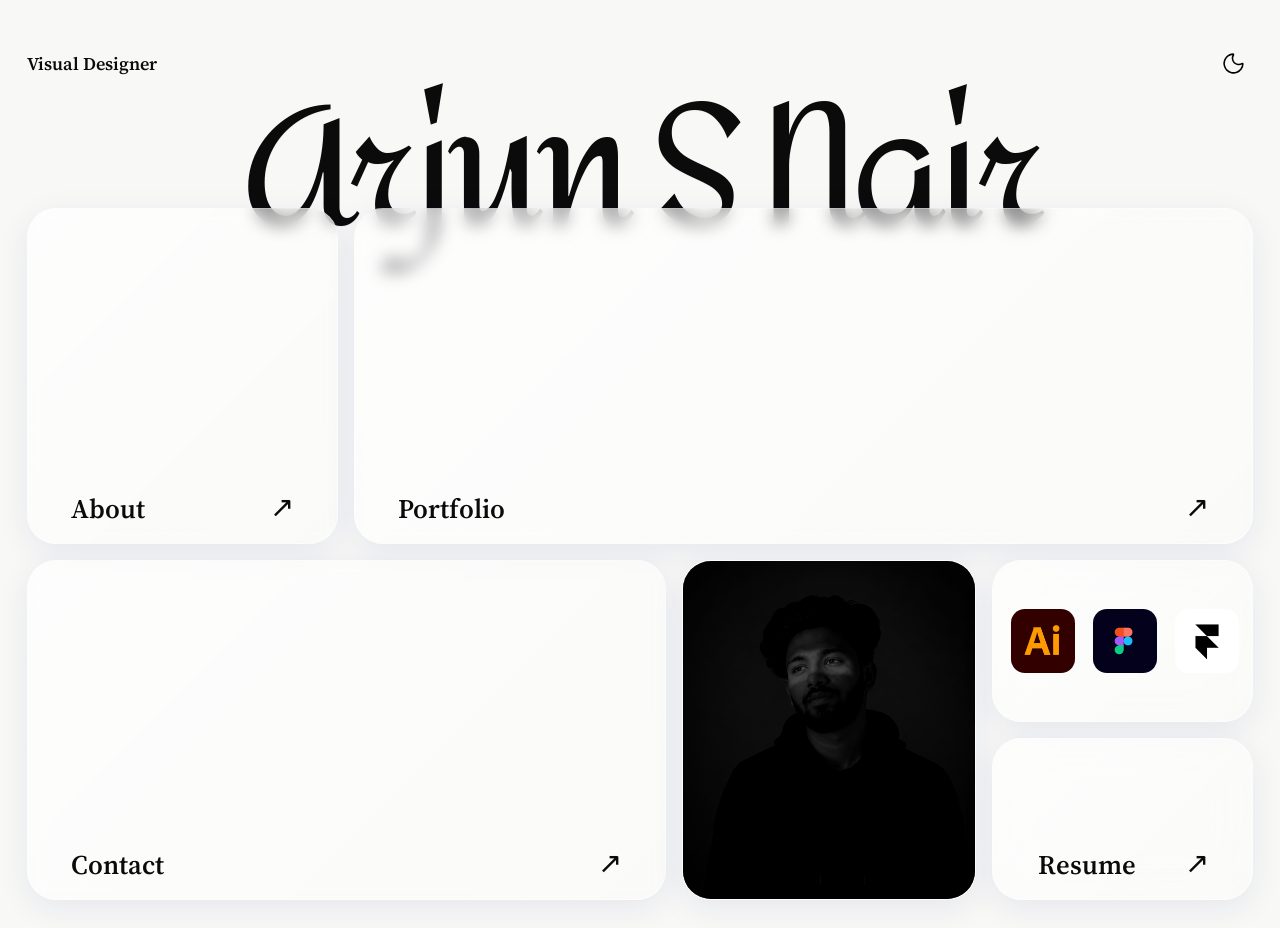
<file: index.html>
<!DOCTYPE html>
<html lang="en">

<head>
  <meta charset="UTF-8">
  <meta name="viewport" content="width=device-width, initial-scale=1.0">
  <title>Arjun S Nair — UI/UX Designer</title>

  <!-- Typography close to the reference -->
  <link rel="preconnect" href="https://fonts.googleapis.com">
  <link rel="preconnect" href="https://fonts.gstatic.com" crossorigin>
  <link
    href="https://fonts.googleapis.com/css2?family=Amita:wght@400;700&family=Source+Serif+4:opsz,wght@8..60,400;8..60,500;8..60,600;8..60,700&display=swap"
    rel="stylesheet">

  <link rel="stylesheet" href="style.css">
</head>

<body>
  <main class="page">

    <header class="topbar">
      <div>Visual Designer</div>
      <div class="role"></div>
      <button class="theme-toggle" id="themeToggle" type="button" aria-label="Switch to dark theme"
        title="Toggle night mode">
        <img class="moon-icon" src="assets/moon.svg" alt="" aria-hidden="true">
      </button>
    </header>

    <div class="hero-name" aria-hidden="true">
      <span id="heroTitle">Arjun S Nair</span>
    </div>

    <section class="bento">

      <a class="card about" href="about.html" aria-label="About" data-title="About">
        <span class="card-label">About</span>
        <span class="arrow">↗</span>
      </a>

      <a class="card portfolio" href="portfolio.html" aria-label="Portfolio" data-title="Portfolio">
        <span class="card-label">Portfolio</span>
        <span class="arrow">↗</span>
      </a>

      <a class="card contact" href="contact.html" aria-label="Contact" data-title="Contact">
        <span class="card-label">Contact</span>
        <span class="arrow">↗</span>
      </a>

      <a class="card portrait" href="about.html" aria-label="Me" data-title="Me">
        <img src="assets/me.png" alt="Profile portrait">
      </a>

      <div class="tools">
        <a class="tool-card" href="#tools" aria-label="Tools" data-title="Tools">
          <div class="tools-icons" aria-hidden="true">
            <div class="tools-icon-track">
              <div class="tools-icon-group">
                <img src="assets/illustrator.png" alt="" draggable="false">
                <img src="assets/figma.png" alt="" draggable="false">
                <img src="assets/framer.png" alt="" draggable="false">
                <img src="assets/photoshop.png" alt="" draggable="false">
                <img src="assets/stitch.png" alt="" draggable="false">
                <img src="assets/antigravity.png" alt="" draggable="false">
              </div>
            </div>
          </div>

          <a class="resume" href="https://drive.google.com/file/d/1gpn5C_pDDdegdobg0VYENnPQfsVvPQKi/view?usp=drive_link"
            target="_blank" aria-label="Resume" data-title="Resume">
            <span class="card-label">Resume</span>
            <span class="arrow">↗</span>
          </a>
      </div>

    </section>

    <!-- Hidden anchor targets for your future sections -->
    <div id="about"></div>
    <div id="portfolio"></div>
    <div id="tools"></div>

  </main>

  <script src="https://cdnjs.cloudflare.com/ajax/libs/gsap/3.12.2/gsap.min.js"></script>
  <script>
    document.addEventListener("DOMContentLoaded", () => {
      gsap.from(".page", {
        y: 40,
        opacity: 0,
        duration: 1.2,
        ease: "power3.out",
        clearProps: "all"
      });
    });
  </script>


  <script>
    const themeToggle = document.getElementById("themeToggle");
    const moonIcon = document.querySelector(".moon-icon");

    // Light theme is the default.
    if (localStorage.getItem("theme") === "light") {
      document.body.classList.remove("dark");
    } else if (localStorage.getItem("theme") === "dark") {
      document.body.classList.add("dark");
    } else {
      document.body.classList.remove("dark");
    }

    // Clicking the actual .moon-icon switches between light and dark mode.
    moonIcon.addEventListener("click", (event) => {
      event.stopPropagation();

      const dark = document.body.classList.toggle("dark");
      localStorage.setItem("theme", dark ? "dark" : "light");

      themeToggle.setAttribute(
        "aria-label",
        dark ? "Switch to light theme" : "Switch to dark theme"
      );

      themeToggle.setAttribute(
        "title",
        dark ? "Switch to light theme" : "Switch to night mode"
      );
    });

    const heroTitle = document.getElementById("heroTitle");
    const interactiveCards = document.querySelectorAll(
      ".about, .portfolio, .contact, .portrait, .tool-card, .resume"
    );

    const defaultTitle = "Arjun S Nair";
    let currentTitle = defaultTitle;
    let transitionTimer;

    function setHeroTitle(title) {
      const nextTitle = title || defaultTitle;

      if (nextTitle === currentTitle) return;
      currentTitle = nextTitle;

      // Interrupt the previous transition cleanly when the pointer
      // moves directly from one card to another.
      clearTimeout(transitionTimer);

      heroTitle.closest(".hero-name").classList.add("is-changing");

      transitionTimer = setTimeout(() => {
        heroTitle.textContent = nextTitle;

        // Let the new word settle naturally.
        requestAnimationFrame(() => {
          requestAnimationFrame(() => {
            heroTitle.closest(".hero-name").classList.remove("is-changing");
          });
        });
      }, 150);
    }

    interactiveCards.forEach(card => {
      const title = card.dataset.title;

      card.addEventListener("mouseenter", () => setHeroTitle(title));
      card.addEventListener("mouseleave", () => setHeroTitle(defaultTitle));

      card.addEventListener("focus", () => setHeroTitle(title));
      card.addEventListener("blur", () => setHeroTitle(defaultTitle));

      card.addEventListener("click", () => {
        card.style.transform = "scale(.985)";
        setTimeout(() => card.style.transform = "", 140);
      });
    });
  </script>
</body>

</html>
</file>
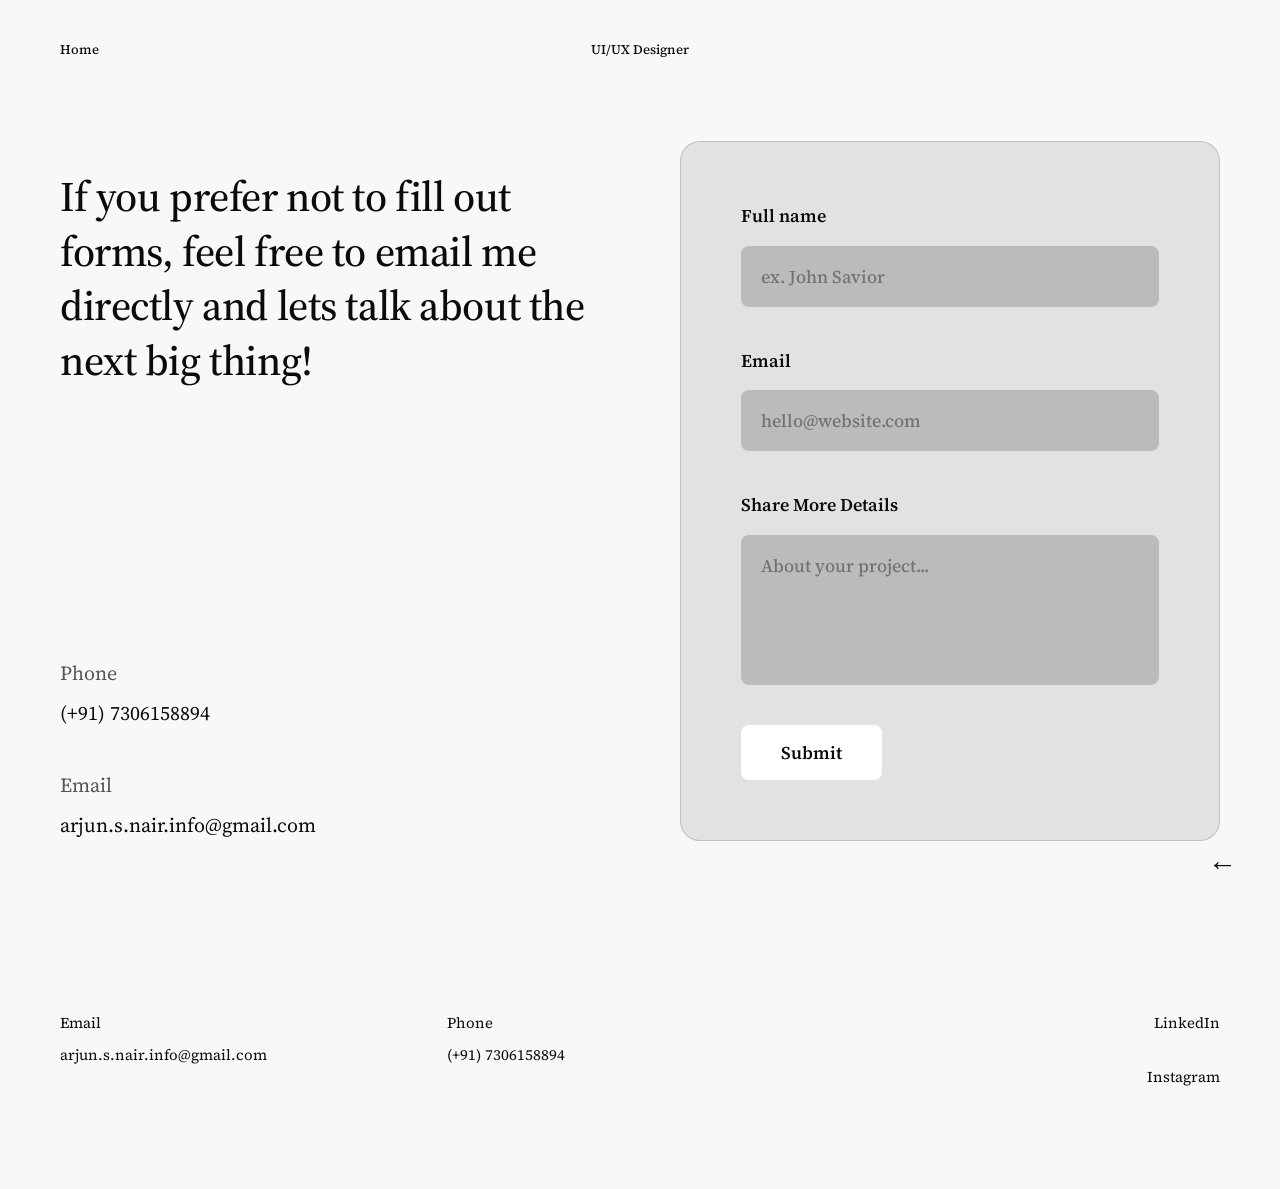
<file: contact.html>
<!DOCTYPE html>
<html lang="en">

<head>
  <meta charset="UTF-8">
  <meta name="viewport" content="width=device-width, initial-scale=1.0">
  <title>Contact — Arjun S Nair</title>
  <link rel="preconnect" href="https://fonts.googleapis.com">
  <link rel="preconnect" href="https://fonts.gstatic.com" crossorigin>
  <link
    href="https://fonts.googleapis.com/css2?family=Source+Serif+4:opsz,wght@8..60,300;8..60,400;8..60,500;8..60,600;8..60,700&display=swap"
    rel="stylesheet">
  <link rel="stylesheet" href="style.css">
</head>

<body class="contact-page">
  <script>
    if (localStorage.getItem("theme") === "dark") {
      document.body.classList.add("dark");
    }
  </script>
  <div class="contact-container">
    <header class="top-nav">
      <a href="index.html" class="back-link">
        <span class="arrow">←</span> Home
      </a>
      <div class="role-title">UI/UX Designer</div>
      <div class="placeholder"></div>
    </header>

    <main class="contact-content">
      <div class="contact-left">
        <h1 class="contact-heading">If you prefer not to fill out forms, feel free to email me directly and lets talk
          about the next big thing!</h1>

        <div class="contact-info">
          <div class="info-block">
            <div class="info-label">Phone</div>
            <div class="info-value">(+91) 7306158894</div>
          </div>
          <div class="info-block">
            <div class="info-label">Email</div>
            <div class="info-value">arjun.s.nair.info@gmail.com</div>
          </div>
        </div>
      </div>

      <div class="contact-right">
        <form class="contact-form" id="contact-form" action="https://formspree.io/f/mqpagopw" method="POST">
          <div class="form-group">
            <label>Full name</label>
            <input type="text" name="name" placeholder="ex. John Savior" required>
          </div>
          <div class="form-group">
            <label>Email</label>
            <input type="email" name="email" placeholder="hello@website.com" required>
          </div>
          <div class="form-group">
            <label>Share More Details</label>
            <textarea name="message" placeholder="About your project..." required></textarea>
          </div>
          <button type="submit" class="submit-btn" aria-label="Submit form">Submit</button>
        </form>
      </div>
    </main>

    <footer class="about-footer">
      <div class="footer-col">
        <div class="footer-label">Email</div>
        <a href="mailto:arjun.s.nair.info@gmail.com" class="footer-value">arjun.s.nair.info@gmail.com</a>
      </div>
      <div class="footer-col">
        <div class="footer-label">Phone</div>
        <div class="footer-value">(+91) 7306158894</div>
      </div>
      <div class="footer-col right-align">
        <a href="https://www.linkedin.com/in/arjunsnair-?utm_source=share_via&utm_content=profile&utm_medium=member_android" target="_blank" class="footer-value">LinkedIn</a>
        <a href="https://www.instagram.com/mr_ar.jx_.n?stkn=MWhocmN0OXJmdHp5OQ==" target="_blank" class="footer-value">Instagram</a>
      </div>
    </footer>
  </div>

  <script src="https://cdnjs.cloudflare.com/ajax/libs/gsap/3.12.2/gsap.min.js"></script>
  <script>
    document.addEventListener("DOMContentLoaded", () => {
      gsap.from(".contact-container", {
        y: 60,
        opacity: 0,
        duration: 1.2,
        ease: "power3.out",
        clearProps: "all"
      });
    });
  </script>
  <script>
    document.getElementById('contact-form').addEventListener('submit', async function (event) {
      event.preventDefault();

      const formData = new FormData(this);
      
      try {
        const response = await fetch(this.action, {
          method: 'POST',
          body: formData,
          headers: {
            'Accept': 'application/json'
          }
        });

        if (response.ok) {
          console.log('SUCCESS!');
          alert('Your message has been sent successfully!');
          this.reset();
        } else {
          const data = await response.json();
          if (Object.hasOwn(data, 'errors')) {
            alert(data["errors"].map(error => error["message"]).join(", "));
          } else {
            throw new Error('Server returned an error');
          }
        }
      } catch (error) {
        console.log('FAILED...', error);
        alert('Failed to send message. Please try again.');
      }
    });
  </script>
</body>

</html>
</file>
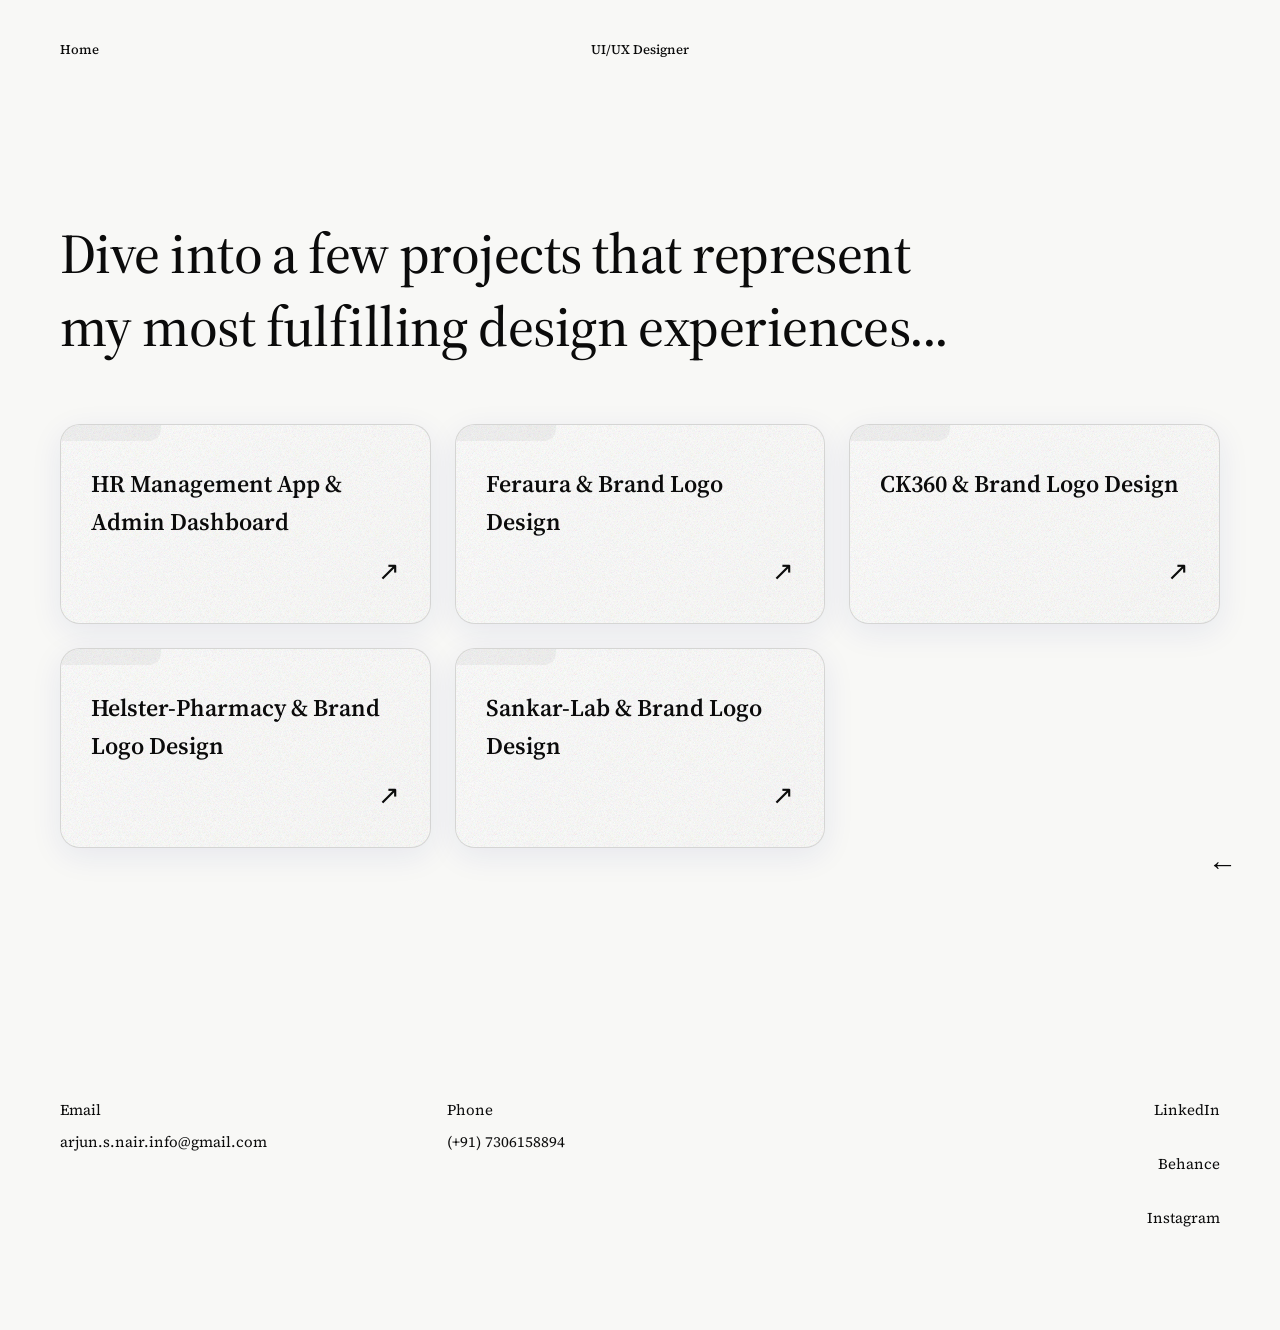
<file: portfolio.html>
<!DOCTYPE html>
<html lang="en">

<head>
  <meta charset="UTF-8">
  <meta name="viewport" content="width=device-width, initial-scale=1.0">
  <title>Projects — Arjun S Nair</title>
  <link rel="preconnect" href="https://fonts.googleapis.com">
  <link rel="preconnect" href="https://fonts.gstatic.com" crossorigin>
  <link
    href="https://fonts.googleapis.com/css2?family=Source+Serif+4:opsz,wght@8..60,300;8..60,400;8..60,500;8..60,600;8..60,700&display=swap"
    rel="stylesheet">
  <link rel="stylesheet" href="style.css">
</head>

<body class="portfolio-page">
  <script>
    if (localStorage.getItem("theme") === "dark") {
      document.body.classList.add("dark");
    }
  </script>
  <div class="portfolio-container">
    <header class="top-nav">
      <a href="index.html" class="back-link">
        <span class="arrow">←</span> Home
      </a>
      <div class="role-title">UI/UX Designer</div>
      <div class="placeholder"></div>
    </header>

    <main class="portfolio-content">
      <h1 class="portfolio-heading">Dive into a few projects that represent<br>my most fulfilling design experiences...
      </h1>

      <div class="portfolio-grid">
        <a href="https://www.behance.net/gallery/242641267/HRM-%28-Mobile-Application-%29" target="_blank"
          rel="noopener noreferrer" class="portfolio-folder"
          aria-label="View HR Management App and Admin Dashboard Case Study on Behance">
          <span class="folder-title">HR Management App &amp; Admin Dashboard</span>
          <span class="folder-arrow">↗</span>
        </a>
        <a href="feraura.html"
          class="portfolio-folder"
          aria-label="View Feraura Brand Logo Design Project">
          <span class="folder-title">Feraura &amp; Brand Logo Design</span>
          <span class="folder-arrow">↗</span>
        </a>
        <a href="https://www.behance.net/gallery/256409495/CK360-(Brand-Logo)/modules/1495380375" target="_blank"
          rel="noopener noreferrer" class="portfolio-folder" aria-label="View Feraura logo design on Behance">
          <span class="folder-title">CK360 &amp; Brand Logo Design</span>
          <span class="folder-arrow">↗</span>
        </a>
        <a href="https://www.behance.net/gallery/256409037/Helster-Pharmacy-%28Brand-Logo%29" target="_blank"
          rel="noopener noreferrer" class="portfolio-folder" aria-label="View Movie Review App on Behance">
          <span class="folder-title">Helster-Pharmacy &amp; Brand Logo Design</span>
          <span class="folder-arrow">↗</span>
        </a>
        <a href="https://www.behance.net/gallery/256408891/Sankar-Lab-(Brand-Logo)/modules/1495376799" target="_blank"
          rel="noopener noreferrer" class="portfolio-folder" aria-label="View Mix and Match on Behance">
          <span class="folder-title">Sankar-Lab &amp; Brand Logo Design</span>
          <span class="folder-arrow">↗</span>
        </a>
      </div>
    </main>

    <footer class="about-footer">
      <div class="footer-col">
        <div class="footer-label">Email</div>
        <a href="mailto:arjun.s.nair.info@gmail.com" class="footer-value">arjun.s.nair.info@gmail.com</a>
      </div>
      <div class="footer-col">
        <div class="footer-label">Phone</div>
        <div class="footer-value">(+91) 7306158894</div>
      </div>
      <div class="footer-col right-align">
        <a href="https://www.linkedin.com/in/arjunsnair-?utm_source=share_via&utm_content=profile&utm_medium=member_android"
          target="_blank" class="footer-value">LinkedIn</a>
        <a href="https://www.behance.net/arjunsnair-/projects" target="_blank" rel="noopener noreferrer"
          class="footer-value">Behance</a>
        <a href="https://www.instagram.com/mr_ar.jx_.n?stkn=MWhocmN0OXJmdHp5OQ==" target="_blank"
          class="footer-value">Instagram</a>
      </div>
    </footer>
  </div>

  <script src="https://cdnjs.cloudflare.com/ajax/libs/gsap/3.12.2/gsap.min.js"></script>
  <script>
    document.addEventListener("DOMContentLoaded", () => {
      gsap.from(".portfolio-container", {
        y: 60,
        opacity: 0,
        duration: 1.2,
        ease: "power3.out",
        clearProps: "all"
      });
    });
  </script>
</body>

</html>
</file>
<file: style.css>
:root {
      --bg: #f8f8f6;
      --card: rgba(300, 300, 300, 0.35);
      --card-hover: rgba(300, 300, 300, 0.45);
      --text: #0b0b0b;
      --muted: #5f5f5f;
      --border: rgba(255, 255, 255, 0.50);
      --shadow: 0 8px 32px 0 rgba(31, 38, 135, 0.08);
      --glass-highlight: linear-gradient(135deg, rgba(255, 255, 255, 0.6) 0%, rgba(255, 255, 255, 0) 100%);
      --radius: 29px;
      --gap: 16px;
    }

    body.dark {
      --bg: #050505;
      --card: rgba(25, 25, 25, 0.45);
      --card-hover: rgba(35, 35, 35, 0.55);
      --text:  #ffffff;
      --muted: #b8b8b8;
      --border: rgba(255, 255, 255, 0.1);
      --shadow: 0 8px 32px 0 rgba(0, 0, 0, 0.4);
      --glass-highlight: linear-gradient(135deg, rgba(255, 255, 255, 0.1) 0%, rgba(255, 255, 255, 0) 100%);
    }

    * {
      box-sizing: border-box;
    }

    html {
      scroll-behavior: smooth;
    }

    body {
      margin: 0;
      min-height: 100vh;
      background: var(--bg);
      color: var(--text);
      transition: background .6s ease, color .6s ease;
      font-family: "Source Serif 4", "Source Serif Pro", Georgia, serif;
      overflow-x: hidden;
    }

    a {
      color: inherit;
      text-decoration: none;
    }

    .page {
      width: 100%;
      min-height: 100vh;
      padding: 44px 27px 28px;
      position: relative;
    }

    /* Header */
    .topbar {
      position: relative;
      z-index: 10;
      display: grid;
      grid-template-columns: 1fr 1fr 1fr;
      align-items: center;
      padding: 0 0 0;
      font-size: 18px;
      font-weight: 600;
    }

    .topbar .role {
      text-align: center;
    }

    .topbar .status {
      text-align: right;
      opacity: .0;
      /* reserved for future navigation */
    }

    /* Oversized name behind the cards */
    .hero-name {
      position: absolute;
      z-index: 0;
      top: 110px;
      left: 50%;
      transform: translateX(-50%);
      width: 100%;
      text-align: center;
      white-space: nowrap;
      font-size: clamp(112px, 13.2vw, 205px);
      line-height: .72;
      letter-spacing: -0.065em;
      font-weight: 400;
      font-family: "Amita", cursive;
      color: var(--text);
      text-shadow: 0 1px 1px rgba(0, 0, 0, .04);
      pointer-events: none;
      user-select: none;
    }

    .hero-name span {
      display: inline-block;
      min-width: 1ch;
      will-change: opacity, transform, filter;
      transition:
        opacity .38s cubic-bezier(.22, .61, .36, 1),
        transform .55s cubic-bezier(.22, .61, .36, 1),
        filter .38s ease;
    }

    .hero-name.is-changing span {
      opacity: .82;
      transform: translateY(3px) scale(.985);
      filter: blur(.35px);
    }

    /* Main bento grid */
    .bento {
      position: relative;
      z-index: 2;
      margin-top: 126px;
      display: grid;
      grid-template-columns: 1.1fr 1.1fr 1.04fr .92fr;
      grid-template-rows: 336px 340px;
      gap: var(--gap);
    }

    .card {
      position: relative;
      overflow: hidden;
      border: 1px solid var(--border);
      border-radius: var(--radius);
      background: var(--card);
      box-shadow: var(--shadow);
      -webkit-backdrop-filter: blur(28px) saturate(125%);
      backdrop-filter: blur(8px) saturate(125%);
      transition:
        transform .45s cubic-bezier(.2, .8, .2, 1),
        background .35s ease,
        border-color .35s ease,
        box-shadow .35s ease;
      isolation: isolate;
    }

    .card:hover {
      transform: translateY(-4px);
      background: var(--card-hover);
      border-color: var(--text);
    }

    .card::after {
      content: "";
      position: absolute;
      inset: 0;
      pointer-events: none;
      background: var(--glass-highlight);
      z-index: -1;
    }

    body.dark .card {
      background: var(--card);
    }

    body.dark .card:hover {
      background: var(--card-hover);
    }

    /* Layout */
    .about {
      grid-column: 1;
      grid-row: 1;
    }

    .portfolio {
      grid-column: 2 / 5;
      grid-row: 1;
    }

    .contact {
      grid-column: 1 / 3;
      grid-row: 2;
    }

    .portrait {
      grid-column: 3;
      grid-row: 2;
      background: var(--card);
      box-shadow: var(--shadow);
      -webkit-backdrop-filter: blur(28px) saturate(125%);
      backdrop-filter: blur(28px) saturate(125%);
    }

    .tools {
      grid-column: 4;
      grid-row: 2;
      display: grid;
      grid-template-rows: 1fr 1fr;
      gap: var(--gap);
      background: transparent;
      border: 0;
      overflow: visible;
    }

    .tools .tool-card,
    .tools .resume {
      border: 1px solid var(--border);
      border-radius: var(--radius);
      background: var(--card);
      box-shadow: var(--shadow);
      -webkit-backdrop-filter: blur(28px) saturate(125%);
      backdrop-filter: blur(28px) saturate(125%);
      position: relative;
      overflow: hidden;
      transition: transform .45s cubic-bezier(.2, .8, .2, 1), border-color .35s ease, box-shadow .35s ease;
    }

    body.dark .tools .tool-card,
    body.dark .tools .resume {
      background: var(--card);
    }

    .tools .tool-card:hover,
    .tools .resume:hover {
      transform: translateY(-4px);
      border-color: var(--text);
    }

    .tools .tool-card::before,
    .tools .resume::before {
      content: "";
      position: absolute;
      inset: 0;
      pointer-events: none;
      background: var(--glass-highlight);
      z-index: 1;
    }

    .card-label {
      position: absolute;
      left: 43px;
      bottom: 21px;
      font-size: 27px;
      line-height: 1;
      font-weight: 600;
      z-index: 4;
    }

    .arrow {
      position: absolute;
      right: 43px;
      bottom: 21px;
      font-family: Arial, sans-serif;
      font-size: 29px;
      line-height: 1;
      font-weight: 300;
      z-index: 4;
      transition: transform .3s ease;
    }

    .card:hover .arrow,
    .tool-card:hover .arrow,
    .resume:hover .arrow {
      transform: translate(4px, -4px);
    }

    /* The blur is produced naturally by backdrop-filter.
     The oversized title stays behind the glass, so only the
     portion covered by a card becomes blurred. */

    .portfolio::before {
      font-size: 105px;
      left: 46%;
    }


    /* Theme toggle — moon button */
    .theme-toggle {
      justify-self: end;
      width: 38px;
      height: 38px;
      padding: 0;
      border: 0;
      background: transparent;
      color: var(--text);
      display: grid;
      place-items: center;
      cursor: pointer;
      position: relative;
      z-index: 20;
      transition: transform .35s ease, color .35s ease;
    }

    .theme-toggle:hover {
      transform: rotate(-12deg) scale(1.08);
    }

    .moon-icon {
      width: 25px;
      height: 25px;
      display: block;
      object-fit: contain;
      transition:
        transform .55s cubic-bezier(.22, .61, .36, 1),
        opacity .35s ease;
    }

    body.dark .moon-icon {
      transform: rotate(18deg);
      filter: brightness(0) invert(1);
    }

    /* Automatically scrolling design-tool logos */
    .logo-marquee {
      position: absolute;
      inset: 0;
      display: flex;
      align-items: center;
      overflow: hidden;
      mask-image: linear-gradient(to right, transparent 0, black 12%, black 88%, transparent 100%);
      -webkit-mask-image: linear-gradient(to right, transparent 0, black 12%, black 88%, transparent 100%);
    }

    .logo-track {
      display: flex;
      width: max-content;
      align-items: center;
      gap: 18px;
      padding-left: 18px;
      animation: logoScroll 28s linear infinite;
    }

    .logo-marquee:hover .logo-track {
      animation-play-state: paused;
    }

    .logo-pill {
      flex: 0 0 auto;
      height: 54px;
      min-width: 54px;
      padding: 4px;
      border: 0;
      border-radius: 0;
      background: transparent;
      display: flex;
      align-items: center;
      justify-content: center;
      color: var(--text);
      box-shadow: none;
    }

    body.dark .logo-pill {
      background: transparent;
    }

    .logo-pill b {
      width: 44px;
      height: 44px;
      display: grid;
      place-items: center;
      border-radius: 10px;
      background: var(--text);
      color: var(--bg);
      font-family: Arial, sans-serif;
      font-size: 17px;
      font-weight: 800;
      flex: 0 0 auto;
    }

    .logo-pill span {
      display: none;
    }

    .logo-pill.figma b {
      background: #f24e1e;
      color: var(--text);
    }

    .logo-pill.claude b {
      background: #d97757;
      color: var(--text);
    }

    .logo-pill.illustrator b {
      background: #ff9a00;
      color: #160d00;
    }

    .logo-pill.photoshop b {
      background: #31a8ff;
      color: #06131f;
    }

    .logo-pill.stitch b {
      background: #111;
      color: var(--text);
    }

    .logo-pill.flow b {
      background: #4285f4;
      color: var(--text);
    }

    .logo-pill.framer b {
      background: #0055ff;
      color: var(--text);
    }

    .logo-pill.replit b {
      background: #f26207;
      color: var(--text);
    }

    .logo-pill.lovable b {
      background: #ff4f81;
      color: var(--text);
    }

    @keyframes logoScroll {
      from {
        transform: translateX(0);
      }

      to {
        transform: translateX(-50%);
      }
    }

    @media (prefers-reduced-motion: reduce) {
      .logo-track {
        animation: none;
      }
    }


    /* Infinite tools marquee — six icons, duplicated for a seamless loop */
    .tools-icons {
      position: absolute;
      inset: 0;
      z-index: 3;
      display: flex;
      align-items: center;
      overflow: hidden;
      padding: 0;
    }

    .tools-icon-track {
      display: flex;
      width: max-content;
      align-items: center;
      animation: toolsIconScroll 16s linear infinite;
      will-change: transform;
    }

    .tools-icon-group {
      display: flex;
      flex: 0 0 auto;
      align-items: center;
      gap: 18px;
      padding: 0 18px;
    }

    .tools-icons img {
      display: block;
      width: 64px;
      height: 64px;
      min-width: 64px;
      max-width: 64px;
      object-fit: cover;
      object-position: center;
      border-radius: 14px;
      flex: 0 0 64px;
      user-select: none;
      -webkit-user-drag: none;
    }

    @keyframes toolsIconScroll {
      from {
        transform: translateX(0);
      }

      to {
        transform: translateX(-50%);
      }
    }

    .tools-icons:hover .tools-icon-track {
      animation-play-state: paused;
    }

    @media (max-width: 680px) {
      .tools-icon-group {
        gap: 12px;
        padding: 0 12px;
      }

      .tools-icons img {
        width: 58px;
        height: 58px;
        min-width: 58px;
        max-width: 58px;
        flex-basis: 58px;
        border-radius: 12px;
      }
    }

    /* Portrait */
    .portrait img {
      position: absolute;
      inset: 0;
      width: 100%;
      height: 100%;
      object-fit: cover;
      object-position: center;
      filter: brightness(.52) contrast(1.08) saturate(.72);
      transform: scale(1.01);
      transition: transform .8s cubic-bezier(.2, .8, .2, 1), filter .5s ease;
    }

    .portrait::after {
      content: "";
      position: absolute;
      inset: 0;
      background:
        linear-gradient(180deg, rgba(0, 0, 0, .22), rgba(0, 0, 0, .55)),
        radial-gradient(circle at 50% 50%, transparent 20%, rgba(0, 0, 0, .42) 100%);
      z-index: 2;
      pointer-events: none;
    }

    .portrait:hover img {
      transform: scale(1.055);
      filter: brightness(.62) contrast(1.08) saturate(.8);
    }


    .resume .card-label {
      left: 45px;
    }

    /* Small entrance animation */
    .card {
      opacity: 0;
      animation: reveal .75s cubic-bezier(.2, .8, .2, 1) forwards;
    }

    .about {
      animation-delay: .05s;
    }

    .portfolio {
      animation-delay: .12s;
    }

    .contact {
      animation-delay: .19s;
    }

    .portrait {
      animation-delay: .26s;
    }

    .tools {
      animation-delay: .33s;
    }

    @keyframes reveal {
      from {
        opacity: 0;
        transform: translateY(18px);
      }

      to {
        opacity: 1;
        transform: translateY(0);
      }
    }


    /* In browsers without backdrop-filter, retain a translucent glass surface. */
    @supports not ((backdrop-filter: blur(18px))) {

      .card,
      .tools .tool-card,
      .tools .resume {
        background: rgba(25, 25, 25, 0.10);
      }
    }

    /* Tablet */
    @media (max-width: 1050px) {
      .page {
        padding: 34px 20px 22px;
      }

      .bento {
        grid-template-columns: 1fr 1fr;
        grid-template-rows: 270px 270px 270px;
        margin-top: 110px;
      }

      .about {
        grid-column: 1;
        grid-row: 1;
      }

      .portfolio {
        grid-column: 2;
        grid-row: 1;
      }

      .contact {
        grid-column: 1 / 3;
        grid-row: 2;
      }

      .portrait {
        grid-column: 1;
        grid-row: 3;
      }

      .tools {
        grid-column: 2;
        grid-row: 3;
      }
    }

    /* Mobile */
    @media (max-width: 680px) {
      .page {
        padding: 25px 14px 16px;
      }

      .topbar {
        grid-template-columns: 1fr auto auto;
        font-size: 16px;
      }

      .topbar .role {
        text-align: right;
      }

      .hero-name {
        top: 96px;
        font-size: 25vw;
        line-height: .8;
      }

      .bento {
        margin-top: 105px;
        grid-template-columns: 1fr;
        grid-template-rows: repeat(5, 240px);
        gap: 12px;
      }

      .about,
      .portfolio,
      .contact,
      .portrait,
      .tools {
        grid-column: 1;
      }

      .about {
        grid-row: 1;
      }

      .portfolio {
        grid-row: 2;
      }

      .contact {
        grid-row: 3;
      }

      .portrait {
        grid-row: 4;
      }

      .tools {
        grid-row: 5;
      }

      .card-label {
        left: 27px;
        bottom: 19px;
        font-size: 23px;
      }

      .arrow {
        right: 27px;
        bottom: 18px;
        font-size: 25px;
      }

      .tools {
        min-height: 240px;
      }
    }

    @media (prefers-reduced-motion: reduce) {
      html {
        scroll-behavior: auto;
      }

      .card,
      .tools .tool-card,
      .tools .resume {
        animation: none;
        transition: none;
      }
    }


/* --- About Page Styles --- */
body.about-page {
  --about-bg: #f8f8f6;
  --about-text: #0b0b0b;
  --about-muted: #2e2e2e;
  --about-highlight: #000000;
  --about-border: rgba(0, 0, 0, 0.15);
  --about-faded: #000000;
  
  background-color: var(--about-bg);
  color: var(--about-text);
  font-family: "Source Serif 4", Georgia, serif;
  line-height: 1.6;
  -webkit-font-smoothing: antialiased;
}

body.dark.about-page {
  --about-bg: #000000;
  --about-text: #d8d8d8;
  --about-muted: #7b7b7b;
  --about-highlight: #ffffff;
  --about-border: rgba(255, 255, 255, 0.15);
  --about-faded: #6a6a6a;
}

.about-container { max-width: 1300px; margin: 0 auto; padding: 40px 60px 100px; }
.top-nav { display: grid; grid-template-columns: 1fr 1fr 1fr; align-items: center; font-size: 13px; margin-bottom: 80px; color: var(--about-faded); font-weight: 500; }
.back-link { display: flex; align-items: center; gap: 12px; transition: color 0.3s ease; }
.back-link:hover { color: var(--about-highlight); }
.role-title { text-align: center; }
.page-title { font-size: 82px; font-weight: 700; color: var(--about-highlight); margin-bottom: 90px; letter-spacing: -0.02em; }
.bio-section { display: flex; justify-content: flex-end; margin-bottom: 120px; }
.bio-section p { width: 78%; font-size: 32px; line-height: 1.45; color: var(--about-muted); font-weight: 400; }
.bio-section p strong { color: var(--about-highlight); font-weight: 500; }
.quote-section { margin-bottom: 140px; }
.quote-icon { font-size: 72px; line-height: 1; color: var(--about-highlight); margin-bottom: 20px; font-family: Georgia, serif; }
.quote-text { font-size: 24px; color: var(--about-text); max-width: 90%; margin-bottom: 30px; font-weight: 500; line-height: 1.5; }
.quote-author { display: flex; gap: 20px; align-items: center; font-size: 18px; }
.quote-author .name { color: var(--about-highlight); font-weight: 600; }
.quote-author .company { color: var(--about-faded); }
.timeline-section { display: flex; flex-direction: column; gap: 70px; margin-bottom: 140px; }
.timeline-item { display: grid; grid-template-columns: 1fr 2fr 3fr; gap: 40px; }
.timeline-date { font-size: 15px; color: var(--about-highlight); font-weight: 500; }
.timeline-role { font-size: 15px; }
.timeline-role .role { color: var(--about-highlight); margin-bottom: 6px; font-weight: 500; }
.timeline-role .org { color: var(--about-faded); text-transform: uppercase; font-size: 13px; letter-spacing: 0.05em; }
.timeline-desc { font-size: 15px; color: var(--about-text); line-height: 1.7; }
.about-footer { border-top: 1px solid var(--about-border); padding-top: 50px; display: grid; grid-template-columns: 1fr 1fr 1fr; font-size: 15px; }
.footer-col { display: flex; flex-direction: column; gap: 8px; }
.right-align { align-items: flex-end; gap: 30px; }
.footer-label { color: var(--about-faded); }
.footer-value { color: var(--about-highlight); }

@media (max-width: 1024px) {
  .bio-section p { width: 90%; font-size: 26px; }
  .timeline-item { grid-template-columns: 1fr 2fr; }
  .timeline-desc { grid-column: 1 / 3; padding-top: 20px; }
}

@media (max-width: 768px) {
  .about-container { padding: 30px 20px 80px; }
  .page-title { font-size: 52px; margin-bottom: 50px; }
  .bio-section p { width: 100%; font-size: 22px; }
  .timeline-item { grid-template-columns: 1fr; gap: 15px; }
  .timeline-desc { grid-column: 1; }
  .about-footer { grid-template-columns: 1fr; gap: 40px; }
  .right-align { align-items: flex-start; }
}


/* --- Contact Page Styles --- */
body.contact-page {
  --contact-bg: #f8f8f6;
  --contact-text: #0b0b0b;
  --contact-muted: #555555;
  --contact-form-bg: #e2e2e2;
  --contact-input-bg: #bbbbbb; 
  --contact-btn-bg: #ffffff;
  --contact-btn-text: #0b0b0b;
  --contact-border: rgba(0,0,0,0.15);
  
  background-color: var(--contact-bg);
  color: var(--contact-text);
  font-family: "Source Serif 4", Georgia, serif;
  line-height: 1.6;
  -webkit-font-smoothing: antialiased;
}

body.dark.contact-page {
  --contact-bg: #050505;
  --contact-text: #f7f7f7;
  --contact-muted: #cdcdcd;
  --contact-form-bg: #151515;
  --contact-input-bg: #222222;
  --contact-btn-bg: #4a4a4a;
  --contact-btn-text: #ffffff;
  --contact-border: rgba(255,255,255,0.15);
}

.contact-container { max-width: 1300px; margin: 0 auto; padding: 40px 60px 100px; display: flex; flex-direction: column; min-height: 100vh; }
.contact-content { display: flex; gap: 80px; margin-bottom: 120px; align-items: stretch; flex: 1; }
.contact-left { flex: 1; display: flex; flex-direction: column; }
.contact-heading { font-size: 42px; font-weight: 500; line-height: 1.3; color: var(--contact-text); margin-bottom: 80px; letter-spacing: -0.01em; }
.contact-info { display: flex; flex-direction: column; gap: 40px; margin-top: auto; }
.info-block { display: flex; flex-direction: column; gap: 8px; }
.info-label { font-size: 20px; color: var(--contact-muted); }
.info-value { font-size: 20px; color: var(--contact-text); }

.contact-right { flex: 1; }
.contact-form { background-color: var(--contact-form-bg); border-radius: 20px; padding: 60px; display: flex; flex-direction: column; gap: 40px; height: 100%; border: 1px solid var(--contact-border); }
.form-group { display: flex; flex-direction: column; gap: 15px; }
.form-group label { font-size: 18px; font-weight: 600; color: var(--contact-text); }
.form-group input, .form-group textarea { 
  background-color: var(--contact-input-bg); border: none; border-radius: 8px; padding: 18px 20px; font-family: inherit; font-size: 18px; color: var(--contact-text); width: 100%; outline: none; transition: background-color 0.3s;
}
.form-group input:focus, .form-group textarea:focus {
  background-color: rgba(128,128,128, 0.4);
}
.form-group input::placeholder, .form-group textarea::placeholder { color: var(--contact-muted); opacity: 0.7; font-weight: 500; }
.form-group textarea { resize: none; height: 100%; min-height: 150px; }

.submit-btn { width: fit-content; background-color: var(--contact-btn-bg); color: var(--contact-btn-text); border: none; border-radius: 8px; padding: 15px 40px; font-size: 18px; font-weight: 600; font-family: inherit; cursor: pointer; transition: transform 0.2s, opacity 0.2s; margin-top: auto; }
.submit-btn:hover { opacity: 0.8; transform: scale(0.98); }

@media (max-width: 900px) {
  .contact-content { flex-direction: column; gap: 60px; }
  .contact-form { padding: 40px 30px; }
  .contact-heading { font-size: 32px; margin-bottom: 40px; }
}
@media (max-width: 600px) {
  .contact-container { padding: 30px 20px 80px; }
}


/* --- Portfolio Page Styles --- */
body.portfolio-page {
  --port-bg: #f8f8f6;
  --port-text: #0b0b0b;
  --port-muted: #555555;
  --port-border: rgba(0,0,0,0.15);
  
  background-color: var(--port-bg);
  color: var(--port-text);
  font-family: "Source Serif 4", Georgia, serif;
  line-height: 1.6;
  -webkit-font-smoothing: antialiased;
}

body.dark.portfolio-page {
  --port-bg: #050505;
  --port-text: #f7f7f7;
  --port-muted: #cdcdcd;
  --port-border: rgba(255,255,255,0.15);
}

.portfolio-container { max-width: 1300px; margin: 0 auto; padding: 40px 60px 100px; display: flex; flex-direction: column; min-height: 100vh; }
.portfolio-content { flex: 1; padding-top: 40px; padding-bottom: 200px; }
.portfolio-heading { font-size: 56px; font-weight: 500; line-height: 1.3; color: var(--port-text); letter-spacing: -0.01em; }

@media (max-width: 768px) {
  .portfolio-container { padding: 30px 20px 80px; }
  .portfolio-heading { font-size: 36px; }
}


/* --- Portfolio Folders --- */
.portfolio-grid {
  display: grid;
  grid-template-columns: repeat(3, 1fr);
  gap: 24px;
  margin-top: 60px;
}

.portfolio-folder {
  display: flex;
  flex-direction: column;
  justify-content: space-between;
  position: relative;
  overflow: hidden;
  height: 200px;
  padding: 30px;
  border: 1px solid var(--port-border);
  border-radius: 20px;
  background: var(--card);
  box-shadow: var(--shadow);
  -webkit-backdrop-filter: blur(28px) saturate(125%);
  backdrop-filter: blur(8px) saturate(125%);
  transition: transform .45s cubic-bezier(.2, .8, .2, 1), background .35s ease, border-color .35s ease, box-shadow .35s ease;
  text-decoration: none;
  isolation: isolate;
}

.portfolio-folder::before {
  content: "";
  position: absolute;
  top: 0; left: 0;
  width: 100px; height: 16px;
  background: var(--port-border);
  opacity: 0.3;
  border-bottom-right-radius: 12px;
}

.portfolio-folder:hover {
  transform: translateY(-6px);
  background: var(--card-hover);
  border-color: var(--port-text);
}

.portfolio-folder::after {
  content: "";
  position: absolute;
  inset: 0;
  pointer-events: none;
  background: 
    url("data:image/svg+xml,%3Csvg viewBox='0 0 200 200' xmlns='http://www.w3.org/2000/svg'%3E%3Cfilter id='noiseFilter'%3E%3CfeTurbulence type='fractalNoise' baseFrequency='0.8' numOctaves='3' stitchTiles='stitch'/%3E%3C/filter%3E%3Crect width='100%25' height='100%25' filter='url(%23noiseFilter)' opacity='0.25'/%3E%3C/svg%3E"),
    var(--glass-highlight);
  background-size: 80px 80px, cover;
  opacity: 0.9;
  z-index: -1;
}

.folder-title {
  font-size: 24px;
  font-weight: 600;
  color: var(--port-text);
  z-index: 2;
  margin-top: 10px;
}

.folder-arrow {
  align-self: flex-end;
  font-family: Arial, sans-serif;
  font-size: 26px;
  font-weight: 300;
  color: var(--port-text);
  z-index: 2;
  transition: transform .3s ease;
}

.portfolio-folder:hover .folder-arrow {
  transform: translate(6px, -6px);
}

@media (max-width: 900px) {
  .portfolio-grid {
    grid-template-columns: repeat(2, 1fr);
  }
}

@media (max-width: 600px) {
  .portfolio-grid {
    grid-template-columns: 1fr;
  }
}


/* --- Project Details Page (Feraura) --- */
body.project-details-page {
  --proj-bg: #f8f8f6;
  --proj-text: #0b0b0b;
  --proj-muted: #555555;
  --proj-border: rgba(0,0,0,0.15);
  
  background-color: var(--proj-bg);
  color: var(--proj-text);
  font-family: "Source Serif 4", Georgia, serif;
  line-height: 1.6;
  -webkit-font-smoothing: antialiased;
}

body.dark.project-details-page {
  --proj-bg: #0b0b0b;
  --proj-text: #f7f7f7;
  --proj-muted: #d0d0d0;
  --proj-border: rgba(255,255,255,0.15);
}

.project-container { 
  max-width: 1000px; 
  margin: 0 auto; 
  padding: 40px 60px 100px; 
  display: flex; 
  flex-direction: column; 
  min-height: 100vh; 
}

.project-content {
  flex: 1;
  padding-top: 50px;
  padding-bottom: 80px;
}

.project-title {
  font-size: 64px;
  font-weight: 500;
  color: var(--proj-text);
  margin-bottom: 20px;
  letter-spacing: -0.02em;
}

.project-intro {
  font-size: 19px;
  color: var(--proj-muted);
  max-width: 85%;
  line-height: 1.6;
  margin-bottom: 60px;
}

.project-section {
  display: flex;
  flex-direction: column;
  gap: 25px;
  margin-bottom: 70px;
}

.project-image-wrapper {
  overflow: hidden;
  border-radius: 20px;
  background-color: var(--proj-border);
}

.project-image {
  width: 100%;
  border-radius: 20px;
  display: block;
  object-fit: cover;
  transition: transform 0.5s ease;
}

.project-image:hover {
  transform: scale(1.02);
}

.project-text {
  font-size: 16px;
  color: var(--proj-text);
  line-height: 1.7;
}

.next-project-container {
  display: flex;
  justify-content: flex-end;
  margin-top: 100px;
  margin-bottom: 40px;
}

.next-project-btn {
  display: flex;
  flex-direction: row;
  align-items: center;
  gap: 15px;
  padding: 10px;
  border-radius: 14px;
  border: 1px solid var(--proj-border);
  background: var(--card);
  text-decoration: none;
  transition: transform 0.3s ease, border-color 0.3s ease;
}

.next-project-btn:hover {
  transform: translateY(-4px);
  border-color: var(--proj-text);
}

.next-project-thumbnail {
  width: 100px;
  height: 60px;
  border-radius: 8px;
  overflow: hidden;
}

.next-project-thumbnail img {
  width: 100%;
  height: 100%;
  object-fit: cover;
}

.next-project-info {
  display: flex;
  flex-direction: column;
  justify-content: center;
  padding-right: 15px;
}

.next-project-name {
  font-size: 13px;
  color: var(--proj-muted);
  margin-bottom: 4px;
}

.next-project-arrow {
  font-size: 15px;
  font-weight: 600;
  color: var(--proj-text);
}

@media (max-width: 768px) {
  .project-container { padding: 30px 20px 80px; }
  .project-title { font-size: 42px; }
  .project-intro { font-size: 16px; max-width: 100%; }
}
</file>
